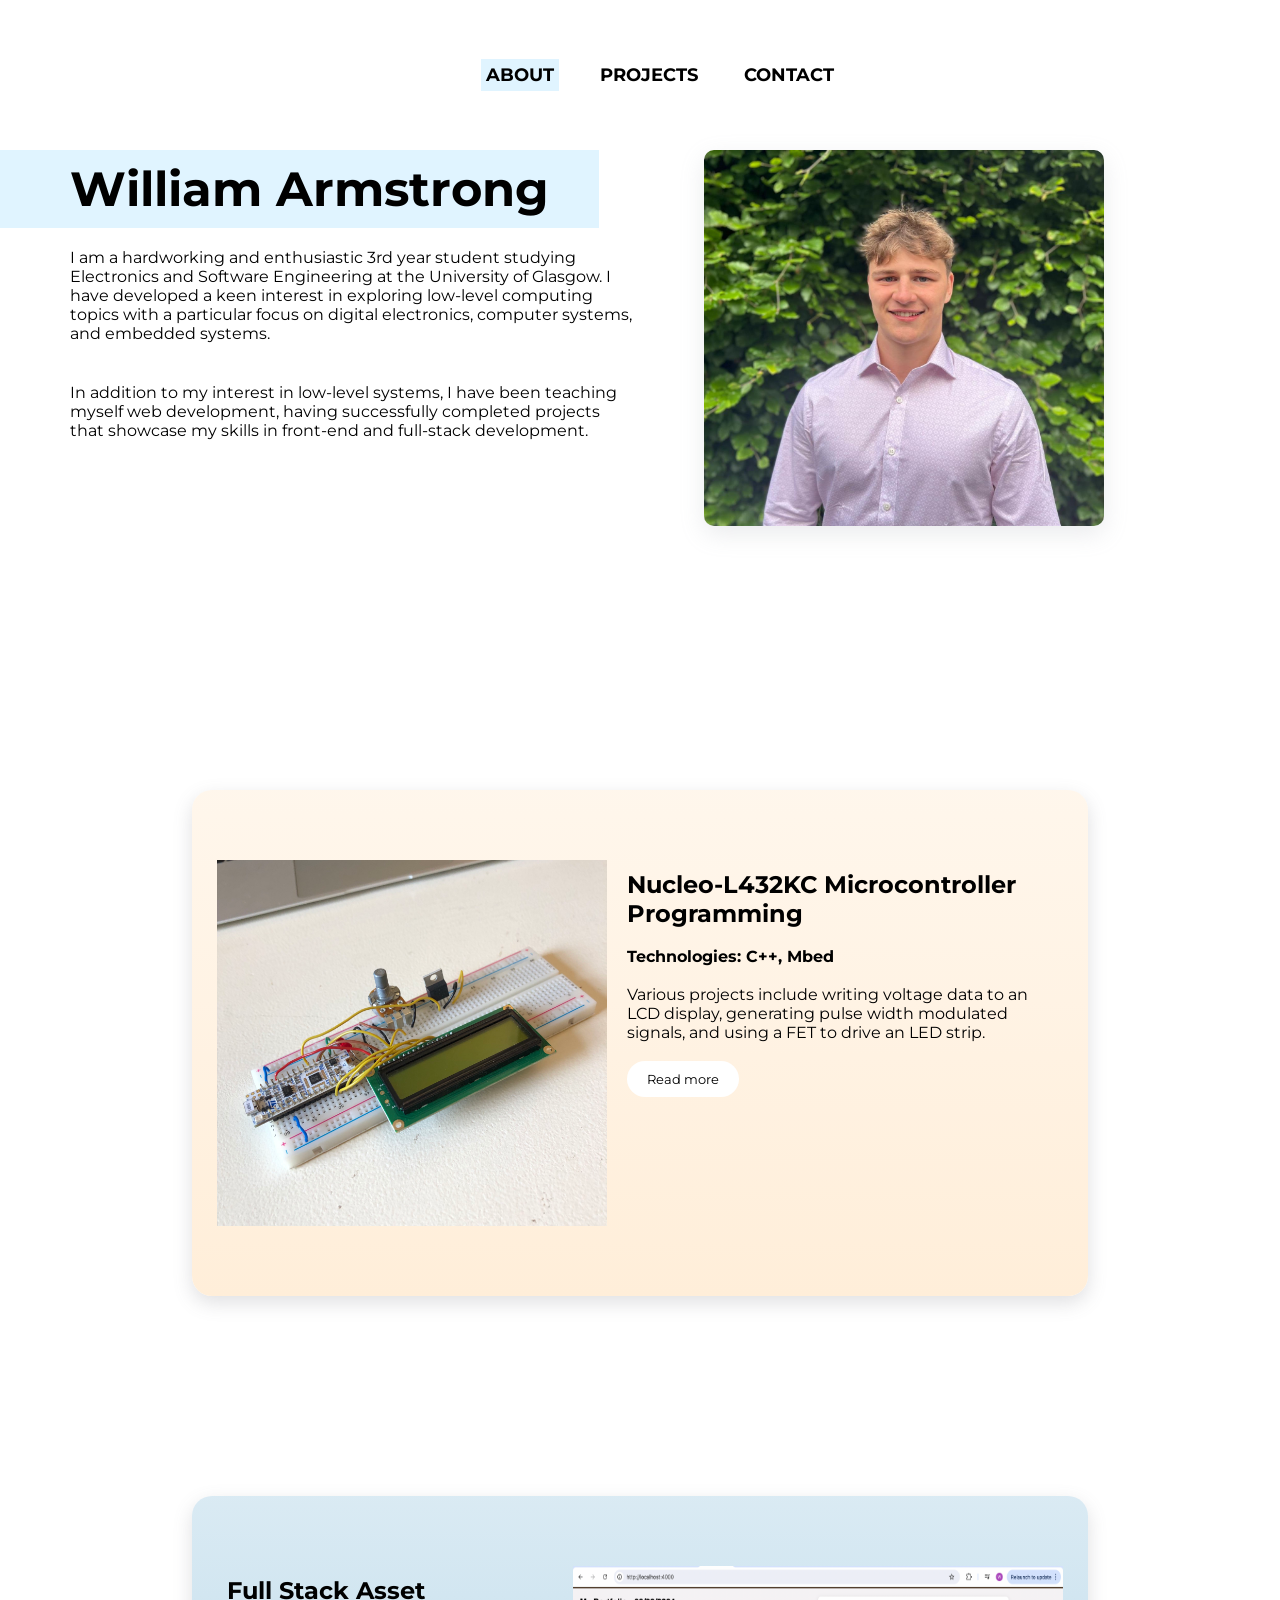
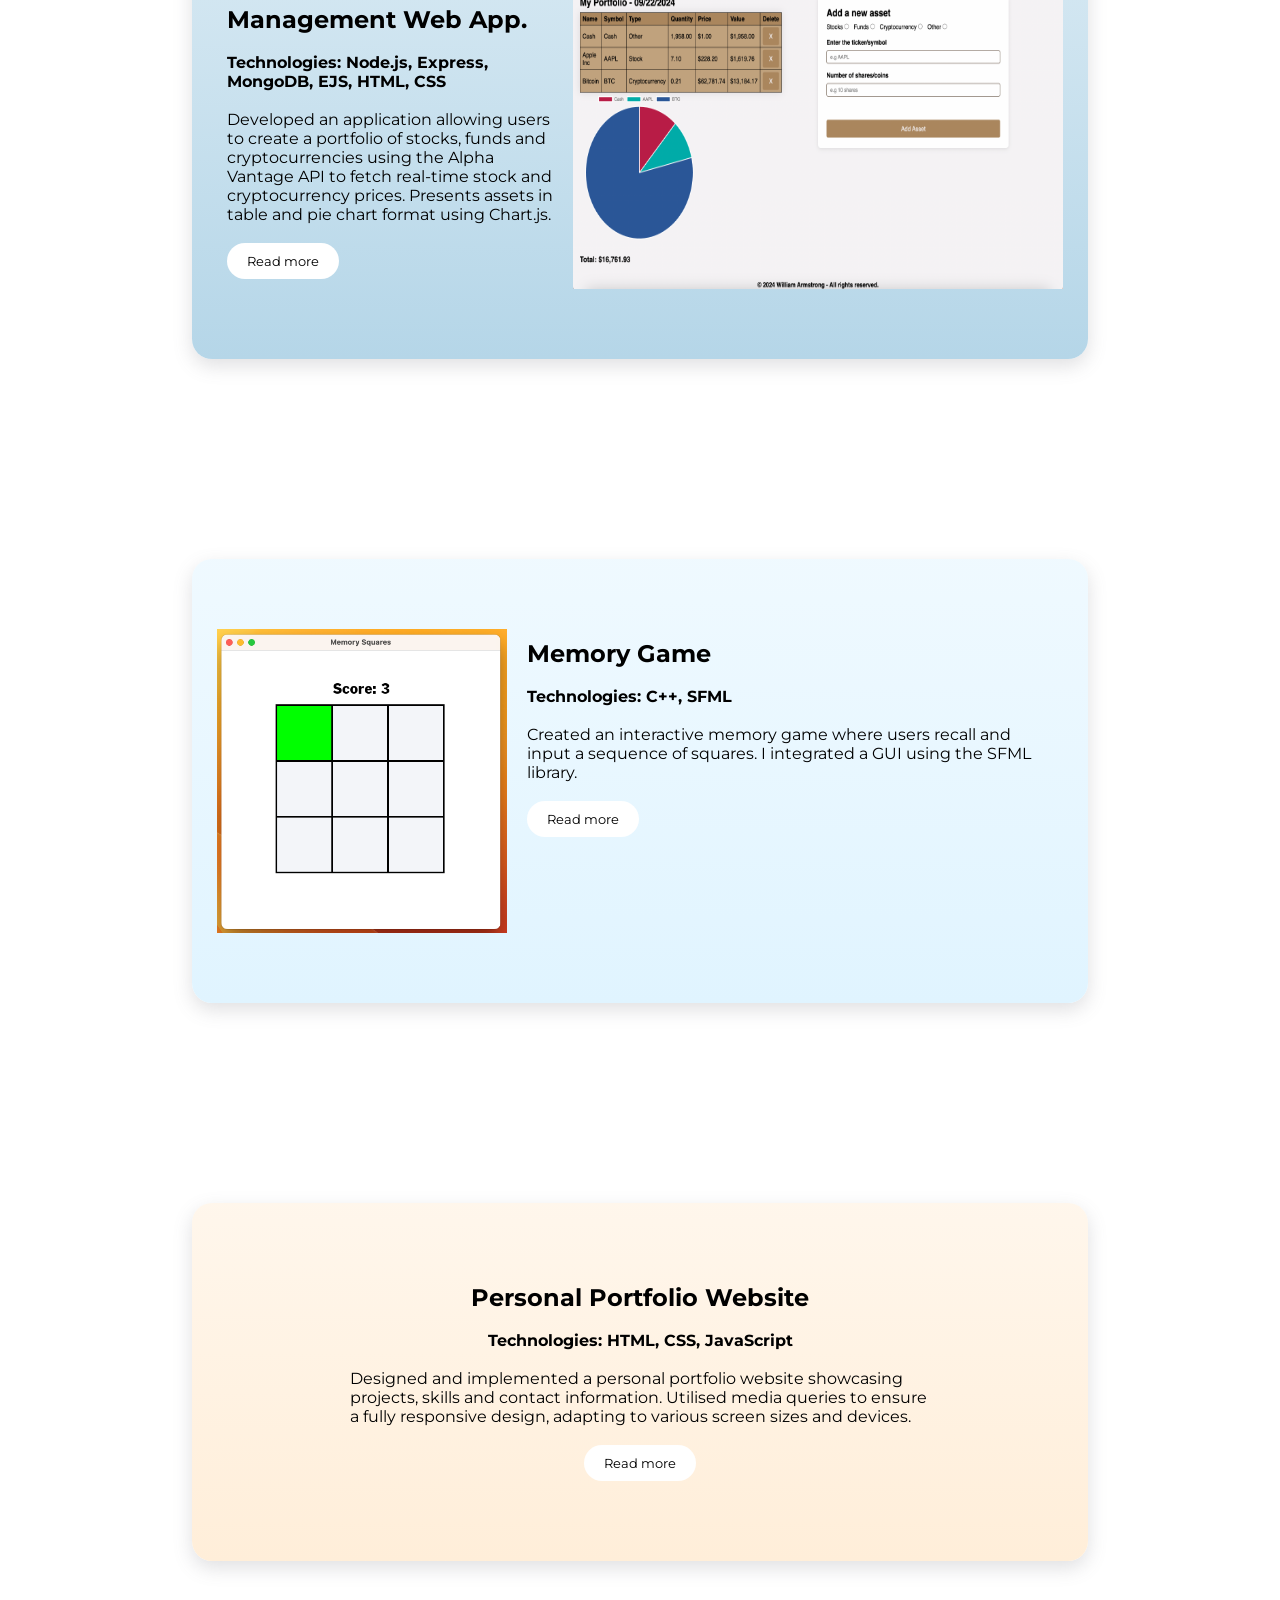
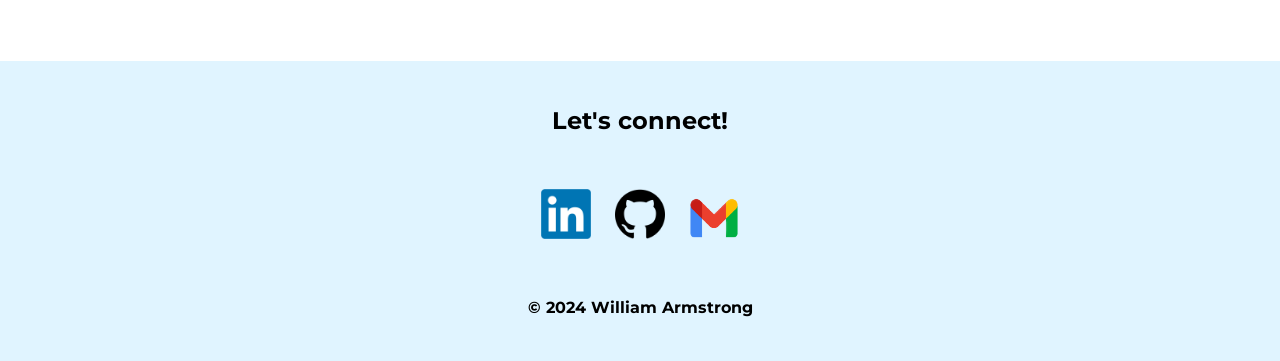
<file: index.html>
<!DOCTYPE html>
<html lang="en">
<head>
    <meta charset="UTF-8">
    <title>William Armstrong</title>

    <link rel="stylesheet" href="styles.css">
    <link rel="icon" type="image/x-icon" href="/resources/favicon.png">
</head>
<body>
    <header>
        <ul>
            <li><a id="about-link" href="#about">ABOUT</a></li>
            <li><a class="proj-contact-links" href="#projects">PROJECTS</a></li>
            <li><a class="proj-contact-links" href="#contact">CONTACT</a></li>
        </ul>
    </header>

    <div id="about">
        <div id="left">
            <h1 id="name">William Armstrong</h1>
            <p>
                I am a hardworking and enthusiastic 3rd year student studying Electronics
                and Software Engineering at the University of Glasgow. I have developed a
                keen interest in exploring low-level computing topics with a particular
                focus on digital electronics, computer systems, and embedded systems. </p>

            <p> In addition
                to my interest in low-level systems, I have been teaching myself web development,
                having successfully completed projects that showcase my skills in front-end and
                full-stack development.
            </p>
        </div>

        <div id="right">
            <img id="profile" src="resources/william.jpg" alt="Profile picture">
        </div>
    </div>

    <div id="projects">
        <div id="microcontroller" class="proj">
            <div class="proj-content">
                <img src="resources/microcontroller.jpg" alt="Nucleo-L432KC microcontroller">

                <div class="proj-text">
                    <h2>Nucleo-L432KC Microcontroller Programming</h2><br>
                    <h4>Technologies: C++, Mbed</h4><br>
                    <p id="microcontroller-blurb">
                        Various projects include writing voltage data to an LCD display,
                        generating pulse width modulated signals, and using a FET to drive an LED strip.
                    </p><br>
                    <button id="microcontroller-btn" type="submit">Read more</button>
                </div>
            </div>
        </div>

        <div id="tracker" class="proj">
            <div class="proj-content">
                <div class="proj-text">
                    <h2>Full Stack Asset Management Web App.</h2><br>
                    <h4>Technologies: Node.js, Express, MongoDB, EJS, HTML, CSS</h4><br>
                    <p id="tracker-blurb">
                        Developed an application allowing users to create a portfolio of stocks,
                        funds and cryptocurrencies using the Alpha Vantage API to fetch real-time
                        stock and cryptocurrency prices. Presents assets in table and pie chart
                        format using Chart.js.
                    </p><br>
                    <form>
                        <button id="tracker-btn" type="submit">Read more</button>
                    </form>
                </div>
                <img src="resources/tracker.png" alt="Investment tracker app">
            </div>
        </div>

        <div id="memory-squares" class="proj">
            <div class="proj-content">
                <img src="resources/memorySquaresPic.png" alt="Memory game">
                <div class="proj-text">
                    <h2>Memory Game</h2><br>
                    <h4>Technologies: C++, SFML</h4><br>
                    <p id="memory-squares-blurb">
                        Created an interactive memory game where users recall and input a sequence of
                        squares. I integrated a GUI using the SFML library.
                    </p><br>
                    <form>
                        <button id="msquares-btn" type="submit">Read more</button>
                    </form>
                </div>
            </div>
        </div>

        <div id="portfolio" class="proj">
            <div class="proj-content">
                <div class="proj-text">
                    <h2>Personal Portfolio Website</h2><br>
                    <h4>Technologies: HTML, CSS, JavaScript</h4><br>
                    <p id="portfolio-blurb">
                        Designed and implemented a personal portfolio website showcasing projects,
                        skills and contact information. Utilised media queries to ensure a fully
                        responsive design, adapting to various screen sizes and devices.
                    </p><br>
                    <button id="portfolio-btn">Read more</button>
                </div>
            </div>
        </div>

    </div>

    <footer id="contact">
        <h2>Let's connect!</h2>
        <div>
            <a target=”_blank” href="https://linkedin.com/in/william-armstrong-43b05b1b5"><img src="resources/linkedin.png" alt="LinkedIn"></a>
            <a target=”_blank” href="https://github.com/williamkarmstrong"><img src="resources/github.png" alt="GitHub"></a>
            <a target=”_blank” href="mailto:williamkarmstrongyt@gmail.com"><img src="resources/gmail.png" alt="Gmail"></a>
        </div>
        <p><strong>&copy; 2024 William Armstrong</strong></p>
    </footer>

    <script src="app.js"></script>
</body>
</html>
</file>
<file: styles.css>
@import url('https://fonts.googleapis.com/css2?family=Poppins:ital,wght@0,100;0,200;0,300;0,400;0,500;0,600;0,700;0,800;0,900;1,100;1,200;1,300;1,400;1,500;1,600;1,700;1,800;1,900&display=swap');
@import url('https://fonts.googleapis.com/css2?family=Montserrat:ital,wght@0,100..900;1,100..900&display=swap');

* {
    box-sizing: border-box;
    margin: 0;
    font-family: Montserrat, Poppins, sans-serif;
}

header {
    width: 100vw;
    padding: 50px 0;
    display: flex;
    justify-content: center;
}

header ul li {
    list-style: none;
    display: inline-block;
    padding: 14px 16px;
    font-size: 18px;
    font-weight: bold;
}

header ul li a {
    text-decoration: none;
    color: black;
    padding: 5px;
}

#about-link {
    background-color: #e0f4ff;
}

@media (prefers-reduced-motion: no-preference) {
    .proj-contact-links:hover {
        animation: strikethrough 250ms ease-in forwards;
    }
}

@keyframes strikethrough {
    0% {
        text-decoration: line-through rgba(224, 244, 255, 0) 0;
    }
    100% {
        text-decoration: line-through rgba(224, 244, 255, 0.5) 8px;
    }
}

#about {
    display: flex;
    justify-content: space-between;
    min-height: 60vh;
}

#left {
    width: 55%;
}

#right {
    width: 45%;
}

#profile {
    max-width: 400px;
    height: auto;
    border-radius: 10px;
    box-shadow: rgba(149, 157, 165, 0.2) 0 8px 24px;
    transition: 250ms ease-in-out;
}

#profile:hover {
    transform: scale(1.05);
}

#name {
    padding: 10px 50px 10px 70px;
    background-color: #e0f4ff;
    width: fit-content;
    font-size: 48px;
}

@media (prefers-reduced-motion: no-preference) {
    #left {
        animation: name-in 700ms ease-in forwards;
    }
}

@keyframes name-in {
    0% {
        transform: translateX(-500px);
        opacity: 0;
    }
    100% {
        transform: translateX(0px);
        opacity: 1;
    }
}

#left p {
    padding: 20px 70px;
}

#projects {
    display: flex;
    flex-direction: column;
    align-items: center;
}

.proj {
    margin: 100px 0;
    width: 70%;
    border-radius: 20px;
    transition: 250ms ease-in-out;
    box-shadow: rgba(100, 100, 111, 0.2) 0 7px 19px 0;
}

.proj:hover {
    transform: scale(1.05);
}

.proj-content {
    padding: 70px 25px;
    display: flex;
    justify-content: space-evenly;
}

#microcontroller  {
    background-image: linear-gradient(rgba(255, 238, 217, 0.5), rgba(255, 238, 217, 1));
}

#microcontroller img {
    width: 400px;
    height: auto;
    padding-right: 10px;
}

.proj-text {
    padding: 10px;
}

.proj-text button {
    background-color: White;
    border-radius: 25px;
    border-style: none;
    padding: 10px 20px;
    font-weight: normal;
}

.proj-text button:hover {
    cursor: pointer;
}

#tracker {
    background-image: linear-gradient(rgba(181, 214, 232, 0.5), rgba(181, 214, 232, 1));
}

#tracker img {
    max-width: 500px;
    max-height: 350px;
    width: auto;
    height: auto;
    padding-left: 10px;
}

#memory-squares {
    background-image: linear-gradient(rgba(224, 244, 255, 0.5), rgba(224, 244, 255, 1));
}

#memory-squares img {
    width: 300px;
    padding-right: 10px;
}

#portfolio {
    background-image: linear-gradient(rgba(255, 238, 217, 0.5), rgba(255, 238, 217, 1));
}

#portfolio .proj-text {
    display: flex;
    flex-direction: column;
    align-items: center;
    max-width: 600px;
}

footer {
    background-color: #e0f4ff;
    height: 300px;
    display: flex;
    flex-direction: column;
    align-items: center;
    justify-content: space-evenly;
    animation: 500ms ease-in-out;
}

footer img {
    width: 70px;
    height: auto;
    padding: 10px;
    transition: 250ms ease-in-out;
}

footer img:hover {
    transform: scale(1.15);
}

@media (max-width: 700px) {
    nav ul li {
        display: block;
    }
    #about {
        flex-direction: column;
        align-items: center;
    }
    #left, #right {
        width: 100%;
    }
    #right {
        display: flex;
        justify-content: center;
        align-items: center;
    }
}

@media (max-width: 1100px) {
    .proj-content {
        flex-direction: column;
    }
    .proj-content img {
        max-width: 90%;
        height: auto;
    }
}
</file>
